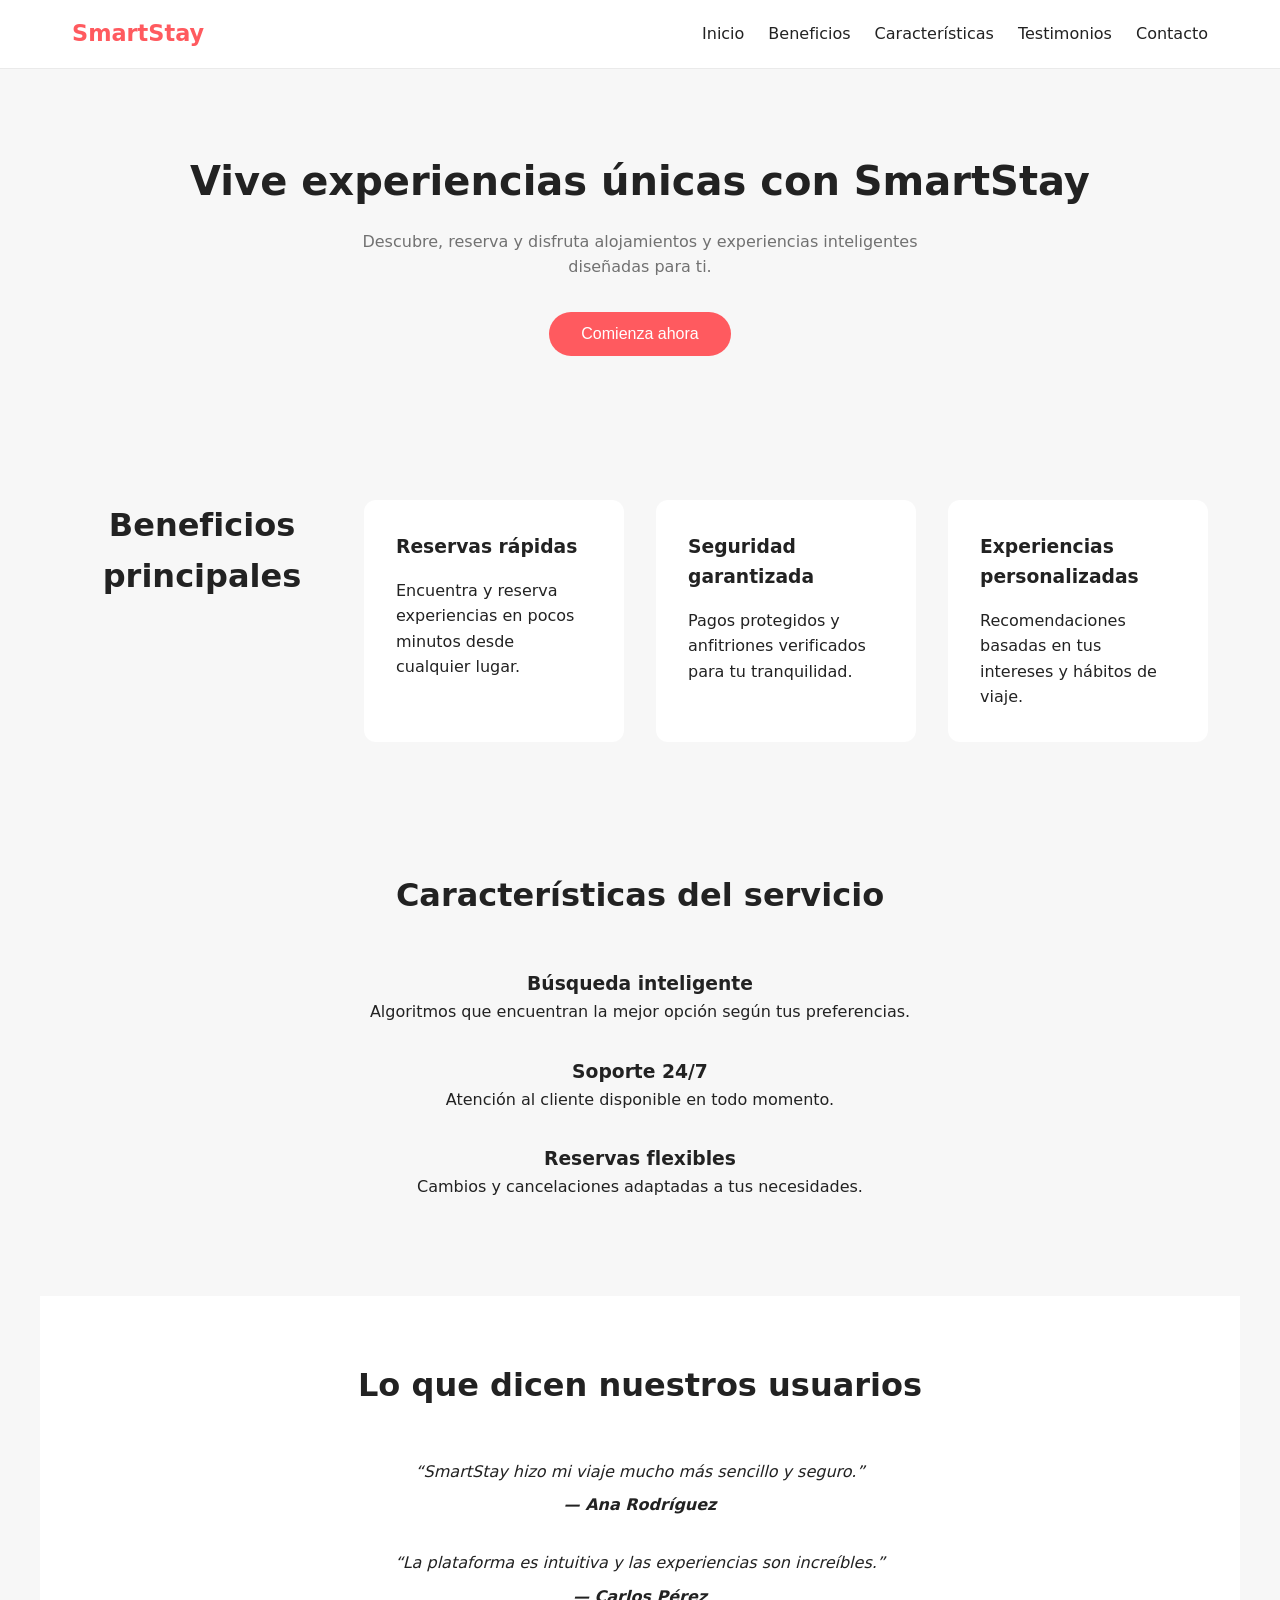
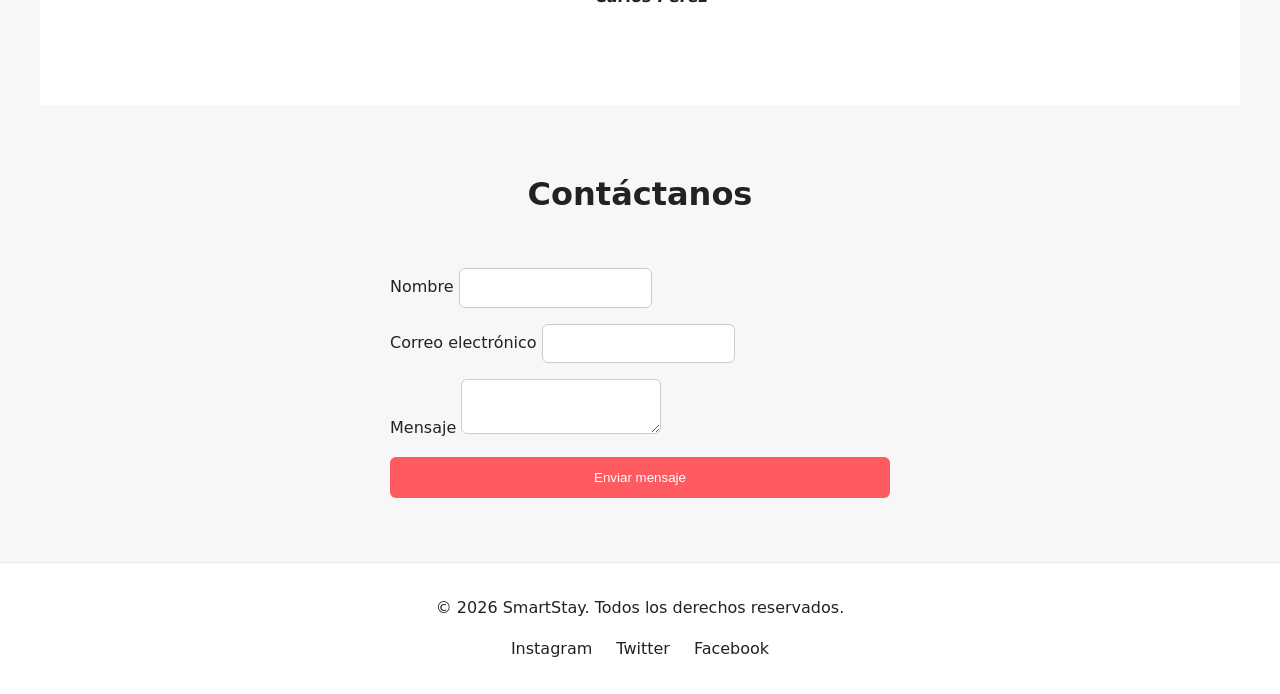
<file: index.html>
<!DOCTYPE html>
<html lang="es">
<head>
  <meta charset="UTF-8" />
  <meta name="viewport" content="width=device-width, initial-scale=1.0" />
  <title>SmartStay | Plataforma de Experiencias Inteligentes</title>

  <!-- Hoja de estilos principal (vacía en esta fase) -->
  <link rel="stylesheet" href="css/main.css" />
</head>

<body>

  <!-- HEADER -->
  <header class="header">
    <nav class="nav">
      <h1 class="logo">SmartStay</h1>

      <ul class="nav-links">
        <li><a href="#hero">Inicio</a></li>
        <li><a href="#benefits">Beneficios</a></li>
        <li><a href="#features">Características</a></li>
        <li><a href="#testimonials">Testimonios</a></li>
        <li><a href="#contact">Contacto</a></li>
      </ul>

      <!-- Botón de menú (JS se agregará después) -->
      <button class="menu-toggle" aria-label="Abrir menú de navegación">
        Menú
      </button>
    </nav>
  </header>

  <!-- HERO -->
  <section id="hero" class="hero">
    <h1>Vive experiencias únicas con SmartStay</h1>
    <p>
      Descubre, reserva y disfruta alojamientos y experiencias
      inteligentes diseñadas para ti.
    </p>

    <button class="btn-primary">
      Comienza ahora
    </button>
  </section>

  <!-- BENEFICIOS -->
  <section id="benefits" class="benefits">
    <h2>Beneficios principales</h2>

    <article class="benefit">
      <h3>Reservas rápidas</h3>
      <p>
        Encuentra y reserva experiencias en pocos minutos desde cualquier lugar.
      </p>
    </article>

    <article class="benefit">
      <h3>Seguridad garantizada</h3>
      <p>
        Pagos protegidos y anfitriones verificados para tu tranquilidad.
      </p>
    </article>

    <article class="benefit">
      <h3>Experiencias personalizadas</h3>
      <p>
        Recomendaciones basadas en tus intereses y hábitos de viaje.
      </p>
    </article>
  </section>

  <!-- CARACTERÍSTICAS -->
  <section id="features" class="features">
    <h2>Características del servicio</h2>

    <article class="feature">
      <h3>Búsqueda inteligente</h3>
      <p>
        Algoritmos que encuentran la mejor opción según tus preferencias.
      </p>
    </article>

    <article class="feature">
      <h3>Soporte 24/7</h3>
      <p>
        Atención al cliente disponible en todo momento.
      </p>
    </article>

    <article class="feature">
      <h3>Reservas flexibles</h3>
      <p>
        Cambios y cancelaciones adaptadas a tus necesidades.
      </p>
    </article>
  </section>

  <!-- TESTIMONIOS -->
  <section id="testimonials" class="testimonials">
    <h2>Lo que dicen nuestros usuarios</h2>

    <article class="testimonial">
      <p>
        “SmartStay hizo mi viaje mucho más sencillo y seguro.”
      </p>
      <span>— Ana Rodríguez</span>
    </article>

    <article class="testimonial">
      <p>
        “La plataforma es intuitiva y las experiencias son increíbles.”
      </p>
      <span>— Carlos Pérez</span>
    </article>
  </section>

  <!-- FORMULARIO DE CONTACTO -->
  <section id="contact" class="contact">
    <h2>Contáctanos</h2>

    <form class="contact-form">
      <label for="name">
        Nombre
        <input type="text" id="name" name="name" required />
      </label>

      <label for="email">
        Correo electrónico
        <input type="email" id="email" name="email" required />
      </label>

      <label for="message">
        Mensaje
        <textarea id="message" name="message" required></textarea>
      </label>

      <button type="submit">
        Enviar mensaje
      </button>
    </form>
  </section>

  <!-- FOOTER -->
  <footer class="footer">
    <p>© 2026 SmartStay. Todos los derechos reservados.</p>

    <nav class="footer-nav">
      <ul>
        <li><a href="#">Instagram</a></li>
        <li><a href="#">Twitter</a></li>
        <li><a href="#">Facebook</a></li>
      </ul>
    </nav>
  </footer>

  <!-- Script externo (vacío en esta fase) -->
  <script src="js/app.js"></script>

</body>
</html>
</file>
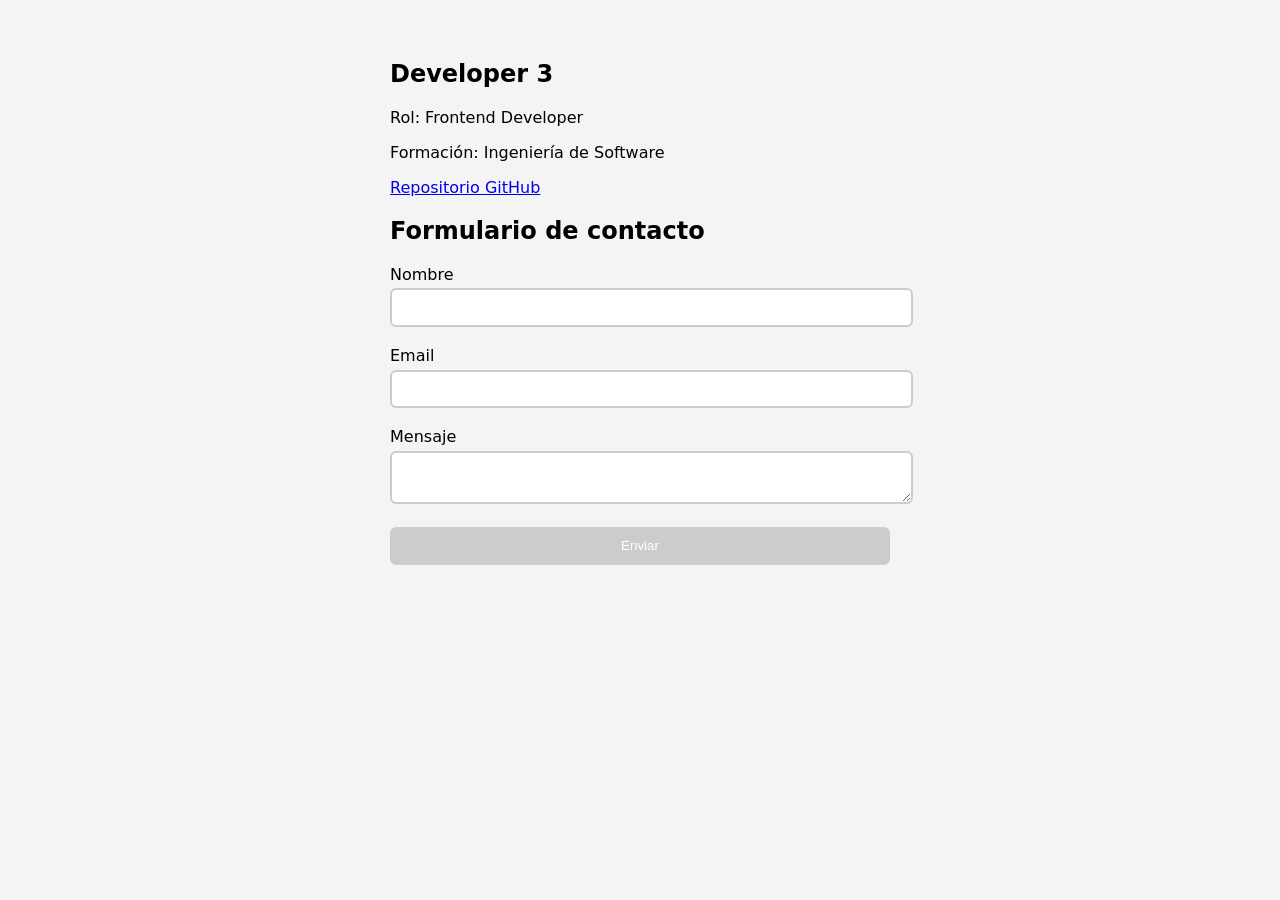
<file: hojas-de-vida/dev3/index.html>
<!DOCTYPE html>
<html lang="es">
<head>
  <meta charset="UTF-8">
  <title>Hoja de Vida | Dev 3</title>
  <meta name="viewport" content="width=device-width, initial-scale=1.0">

  <!-- CSS exclusivo Dev 3 -->
  <link rel="stylesheet" href="form.css">
</head>
<body class="dev3-body">

  <main class="dev3-container">

    <section class="profile">
      <h1>Developer 3</h1>
      <p>Rol: Frontend Developer</p>
      <p>Formación: Ingeniería de Software</p>
      <a href="#" target="_blank">Repositorio GitHub</a>
    </section>

    <section class="form-section">
      <h2>Formulario de contacto</h2>

      <form id="contactForm" novalidate>
        <div class="field">
          <label for="name">Nombre</label>
          <input type="text" id="name">
          <small class="error"></small>
        </div>

        <div class="field">
          <label for="email">Email</label>
          <input type="email" id="email">
          <small class="error"></small>
        </div>

        <div class="field">
          <label for="message">Mensaje</label>
          <textarea id="message"></textarea>
          <small class="error"></small>
        </div>

        <button type="submit" id="submitBtn" disabled>
          Enviar
        </button>
      </form>
    </section>

  </main>

  <!-- JS exclusivo Dev 3 -->
  <script src="form.js"></script>
</body>
</html>
</file>
<file: css/main.css>
/* ==============================
   VARIABLES GLOBALES
============================== */
:root {
  --color-primary: #ff5a5f;
  --color-dark: #222222;
  --color-gray: #717171;
  --color-light: #f7f7f7;
  --color-white: #ffffff;

  --font-main: 'Segoe UI', system-ui, sans-serif;
}

/* ==============================
   RESET Y BASE
============================== */
* {
  margin: 0;
  padding: 0;
  box-sizing: border-box;
}

body {
  font-family: var(--font-main);
  background-color: var(--color-light);
  color: var(--color-dark);
  line-height: 1.6;
}

a {
  text-decoration: none;
  color: inherit;
}

ul {
  list-style: none;
}

/* ==============================
   HEADER & NAV
============================== */
.header {
  background-color: var(--color-white);
  border-bottom: 1px solid #eaeaea;
}

.nav {
  max-width: 1200px;
  margin: auto;
  padding: 1rem 2rem;

  display: flex;
  justify-content: space-between;
  align-items: center;
}

.logo {
  font-size: 1.4rem;
  font-weight: 700;
  color: var(--color-primary);
}

.nav-links {
  display: flex;
  gap: 1.5rem;
}

.nav-links a {
  font-weight: 500;
  transition: color 0.3s ease;
}

.nav-links a:hover {
  color: var(--color-primary);
}

.menu-toggle {
  display: none;
  background: none;
  border: none;
  font-size: 1rem;
  cursor: pointer;
}

/* ==============================
   HERO
============================== */
.hero {
  max-width: 1200px;
  margin: auto;
  padding: 5rem 2rem;
  text-align: center;
}

.hero h1 {
  font-size: 2.5rem;
  margin-bottom: 1rem;
}

.hero p {
  max-width: 600px;
  margin: 0 auto 2rem;
  color: var(--color-gray);
}

.btn-primary {
  background-color: var(--color-primary);
  color: var(--color-white);
  padding: 0.8rem 2rem;
  border-radius: 30px;
  border: none;
  font-size: 1rem;
  cursor: pointer;

  transition: transform 0.3s ease, box-shadow 0.3s ease;
}

.btn-primary:hover {
  transform: translateY(-3px);
  box-shadow: 0 8px 20px rgba(0, 0, 0, 0.15);
}

/* ==============================
   SECCIONES GENERALES
============================== */
section {
  max-width: 1200px;
  margin: auto;
  padding: 4rem 2rem;
}

section h2 {
  text-align: center;
  margin-bottom: 3rem;
  font-size: 2rem;
}

/* ==============================
   BENEFICIOS
============================== */
.benefits {
  display: grid;
  grid-template-columns: repeat(auto-fit, minmax(250px, 1fr));
  gap: 2rem;
}

.benefit {
  background-color: var(--color-white);
  padding: 2rem;
  border-radius: 12px;
  transition: transform 0.3s ease;
}

.benefit:hover {
  transform: translateY(-5px);
}

.benefit h3 {
  margin-bottom: 1rem;
}

/* ==============================
   FEATURES
============================== */
.features .feature {
  margin-bottom: 2rem;
  text-align: center;
}

/* ==============================
   TESTIMONIOS
============================== */
.testimonials {
  background-color: var(--color-white);
}

.testimonial {
  max-width: 600px;
  margin: 0 auto 2rem;
  text-align: center;
  font-style: italic;
}

.testimonial span {
  display: block;
  margin-top: 0.5rem;
  font-weight: 600;
}

/* ==============================
   FORMULARIO
============================== */
.contact-form {
  max-width: 500px;
  margin: auto;
  display: flex;
  flex-direction: column;
  gap: 1rem;
}

.contact-form input,
.contact-form textarea {
  padding: 0.7rem;
  border-radius: 6px;
  border: 1px solid #ccc;
}

.contact-form button {
  background-color: var(--color-primary);
  color: var(--color-white);
  border: none;
  padding: 0.8rem;
  border-radius: 6px;
  cursor: pointer;
}

/* ==============================
   FOOTER
============================== */
.footer {
  background-color: var(--color-white);
  text-align: center;
  padding: 2rem;
  border-top: 1px solid #eaeaea;
}

.footer-nav ul {
  display: flex;
  justify-content: center;
  gap: 1.5rem;
  margin-top: 1rem;
}

/* ==============================
   RESPONSIVE
============================== */
@media (max-width: 768px) {
  .nav-links {
    display: none;
  }

  .menu-toggle {
    display: block;
  }

  .hero h1 {
    font-size: 2rem;
  }
}
</file>
<file: hojas-de-vida/dev3/form.css>
.dev3-body {
  font-family: system-ui, sans-serif;
  background: #f4f4f4;
  padding: 2rem;
}

.dev3-container {
  max-width: 500px;
  margin: auto;
}

.field {
  margin-bottom: 1.2rem;
}

label {
  display: block;
  margin-bottom: 0.3rem;
}

input,
textarea {
  width: 100%;
  padding: 0.6rem;
  border: 2px solid #ccc;
  border-radius: 6px;
  transition: border-color 0.3s;
}

input.invalid,
textarea.invalid {
  border-color: #ff385c;
}

input.valid,
textarea.valid {
  border-color: #4caf50;
}

.error {
  color: #ff385c;
  font-size: 0.8rem;
  height: 1rem;
}

button {
  padding: 0.7rem;
  width: 100%;
  border: none;
  background: #ccc;
  color: #fff;
  border-radius: 6px;
  cursor: not-allowed;
}

button.enabled {
  background: #ff385c;
  cursor: pointer;
}
</file>
